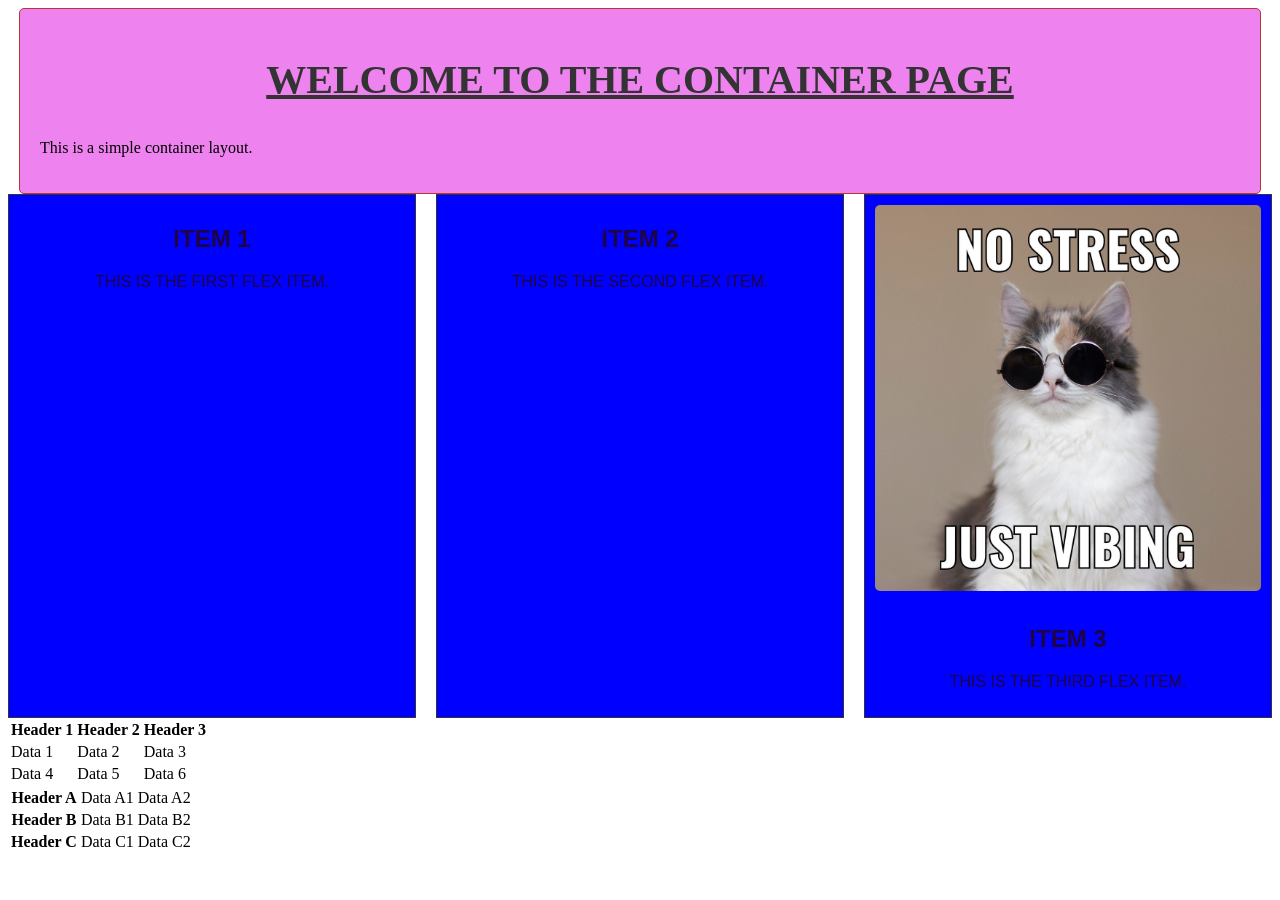
<file: container/index.html>
<!DOCTYPE html>
<html lang="en">

<head>
    <meta charset="UTF-8">
    <meta name="viewport" content="width=device-width, initial-scale=1.0">
    <title>Container</title>
    <link rel="stylesheet" href="style.css">
    <link rel="icon" type="image/x-icon" href="imagess/meme1.jpg">
</head>

<body>
    <background-image src="meme1.jpg" alt="Background Image" class="background-image"> 
    <div class="container">
        <h1>Welcome to the Container Page</h1>
        <p>This is a simple container layout.</p>
    </div>
    <div class="container-flex-parent">
        <div class="flex-item">
            <h2>Item 1</h2>
            <p>This is the first flex item.</p>
        </div>
        <div class="flex-item">
            <h2>Item 2</h2>
            <p>This is the second flex item.</p>
        </div>
        <div class="flex-item">
            <img src="imagess/meme1.jpg" alt="Sample Image" class="container-image">
            <h2>Item 3</h2>
            <p>This is the third flex item.</p>
        </div>
    </div>

    <table>
        <tr>
            <th>Header 1</th>
            <th>Header 2</th>
            <th>Header 3</th>
        </tr>
        <tr>
            <td>Data 1</td>
            <td>Data 2</td>
            <td>Data 3</td>
        </tr>
        <tr>
            <td>Data 4</td>
            <td>Data 5</td>
            <td>Data 6</td>
        </tr>
        </table>
        <table>
        <tr>
            <th>Header A</th>
           <td>Data A1</td>
            <td>Data A2</td>
            </tr>
        <tr>
            <th>Header B</th>   

            <td>Data B1</td>
            <td>Data B2</td>
        </tr>
        <tr>
            <th>Header C</th>
            <td>Data C1</td>
            <td>Data C2</td>
        </tr>
    </table>
    
</body>

</html>
</file>
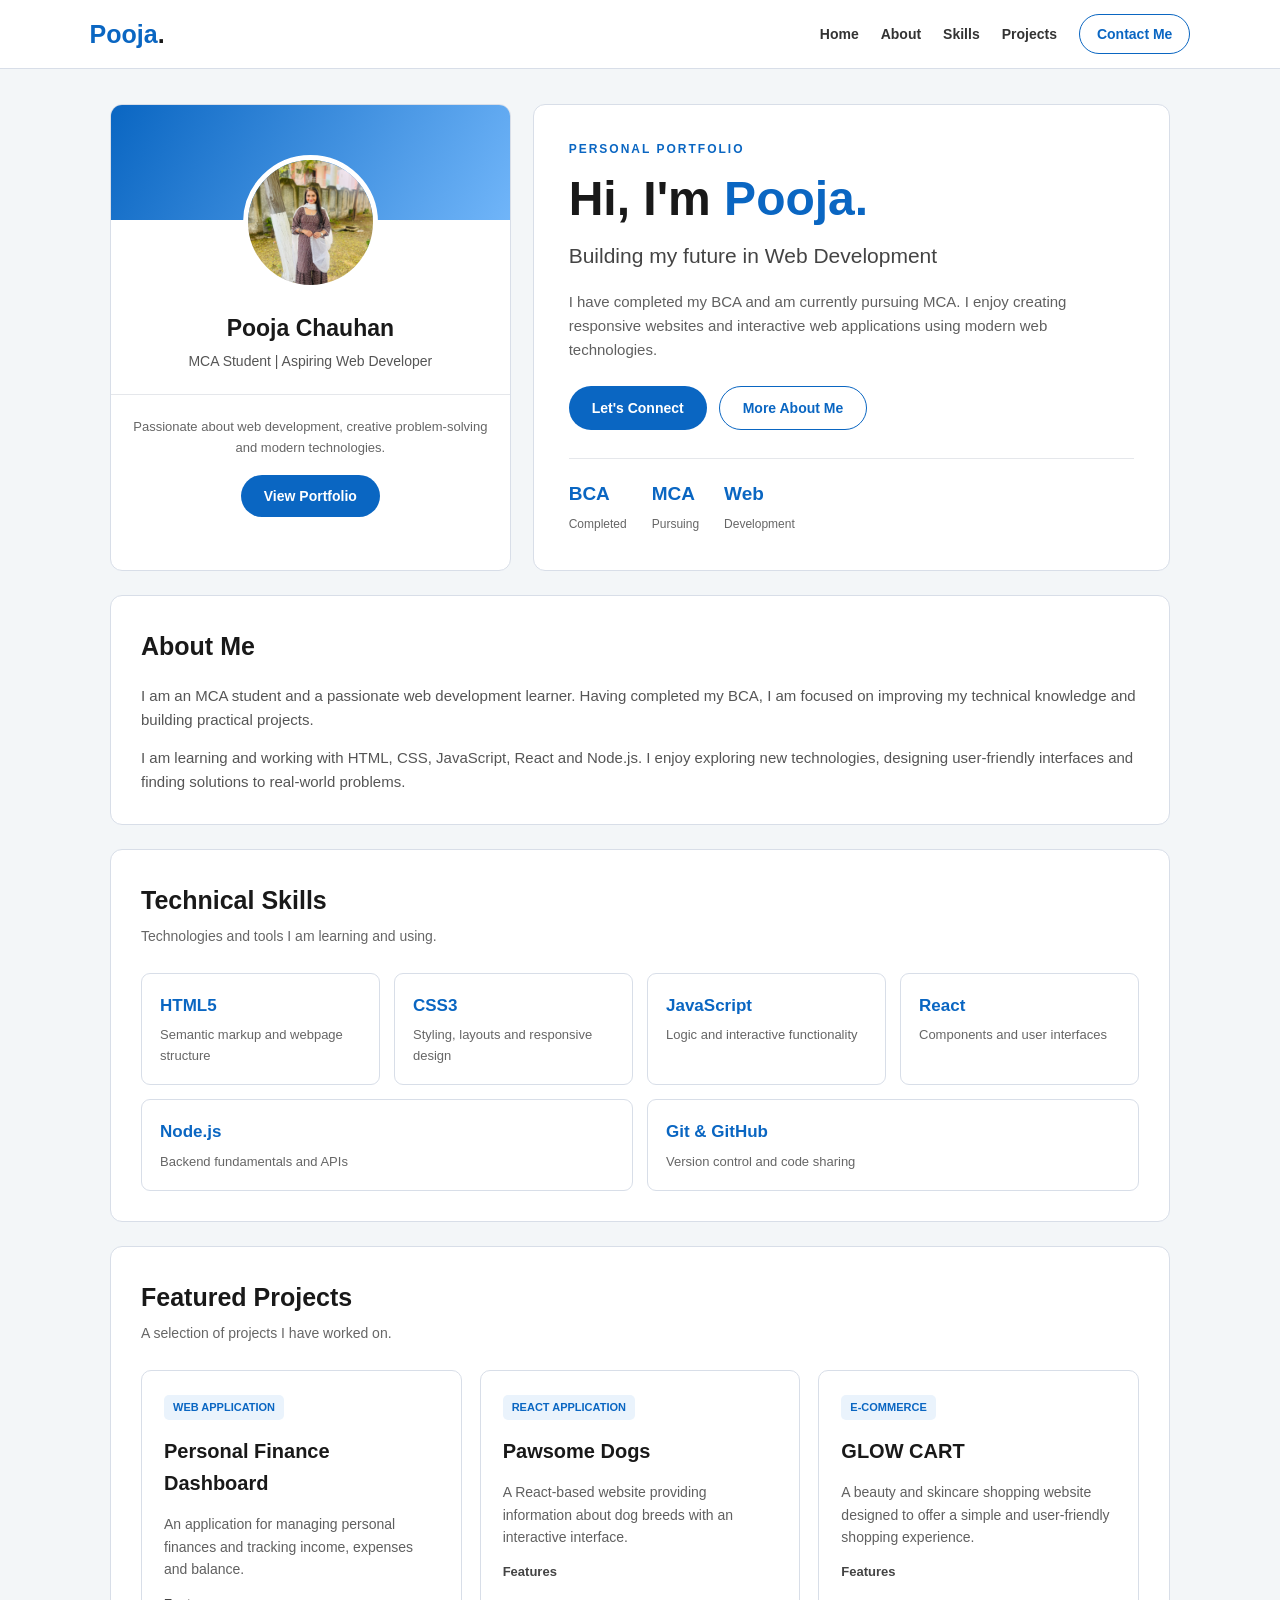
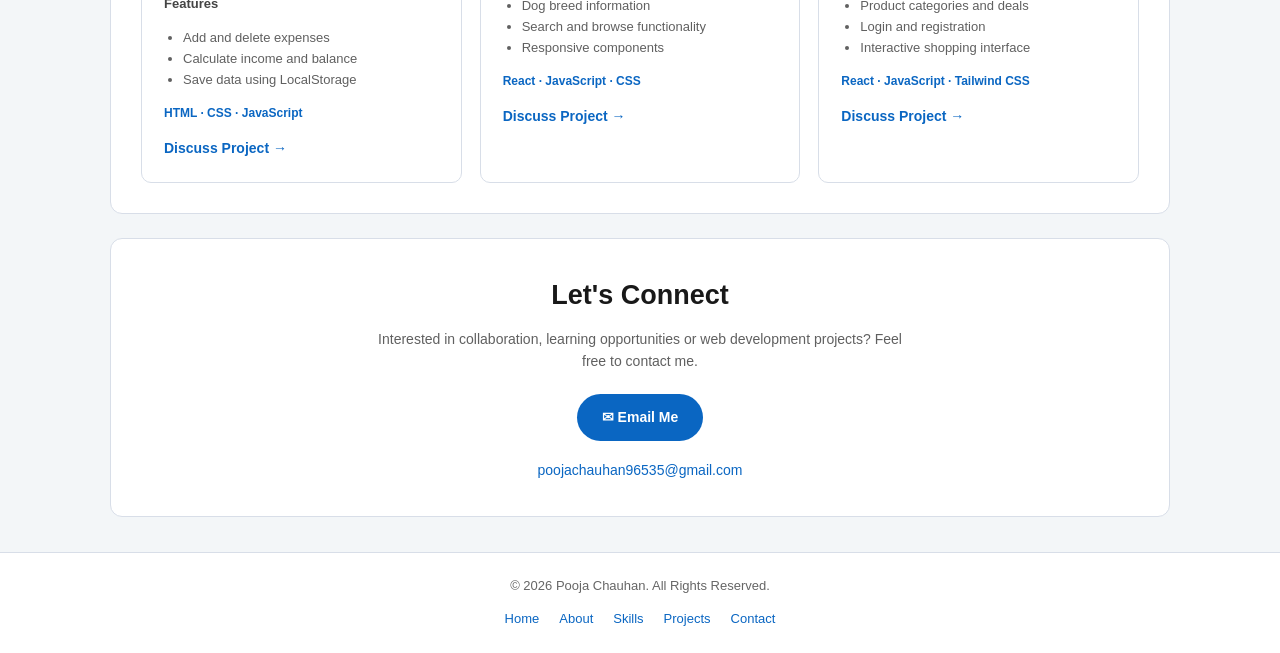
<file: personal profile/index.html>
<!DOCTYPE html>
<html lang="en">
<head>
    <meta charset="UTF-8">
    <meta name="viewport" content="width=device-width, initial-scale=1.0">
    <title>Pooja Chauhan | Web Developer Portfolio</title>
</head>

<body style="margin:0; font-family:Arial, Helvetica, sans-serif; background:#F3F6F8; color:#191919; line-height:1.6;">

<header style="background:#FFFFFF; border-bottom:1px solid #D8DEE8; padding:14px 7%; display:flex; align-items:center; justify-content:space-between; flex-wrap:wrap; gap:16px;">

    <a href="#home" style="text-decoration:none; font-size:25px; font-weight:bold; color:#0A66C2;">
        Pooja<span style="color:#191919;">.</span>
    </a>

    <nav style="display:flex; align-items:center; flex-wrap:wrap; gap:22px;">
        <a href="#home" style="text-decoration:none; color:#333333; font-size:14px; font-weight:bold;">Home</a>
        <a href="#aboutme" style="text-decoration:none; color:#333333; font-size:14px; font-weight:bold;">About</a>
        <a href="#myskills" style="text-decoration:none; color:#333333; font-size:14px; font-weight:bold;">Skills</a>
        <a href="#projects" style="text-decoration:none; color:#333333; font-size:14px; font-weight:bold;">Projects</a>
        <a href="#contact" style="text-decoration:none; color:#0A66C2; border:1px solid #0A66C2; padding:8px 17px; border-radius:22px; font-size:14px; font-weight:bold;">Contact Me</a>
    </nav>

</header>

<main style="max-width:1100px; margin:35px auto; padding:0 20px; box-sizing:border-box;">

    <section id="home" style="display:flex; flex-wrap:wrap; align-items:stretch; gap:22px; margin-bottom:24px;">

        <div style="flex:1 1 280px; min-width:0; background:#FFFFFF; border:1px solid #D8DEE8; border-radius:12px; overflow:hidden; text-align:center; padding-bottom:25px;">

            <div style="height:115px; background:linear-gradient(120deg,#0A66C2,#70B5F9);"></div>

            <img src="images/pooja.jpg" alt="Pooja Chauhan" style="width:125px; height:125px; object-fit:cover; border-radius:50%; border:5px solid #FFFFFF; margin-top:-65px; background:#EAF3FC;">

            <h2 style="font-size:23px; margin:12px 10px 3px; color:#191919;">Pooja Chauhan</h2>

            <p style="margin:0 15px; color:#555555; font-size:14px;">MCA Student | Aspiring Web Developer</p>

            <div style="height:1px; background:#E5E7EB; margin:22px 0;"></div>

            <p style="font-size:13px; color:#666666; margin:0 15px 16px;">
                Passionate about web development, creative problem-solving and modern technologies.
            </p>

            <a href="#projects" style="display:inline-block; background:#0A66C2; color:#FFFFFF; text-decoration:none; padding:10px 23px; border-radius:22px; font-size:14px; font-weight:bold;">
                View Portfolio
            </a>

        </div>

        <div style="flex:2 1 400px; min-width:0; background:#FFFFFF; border:1px solid #D8DEE8; border-radius:12px; padding:35px; box-sizing:border-box; display:flex; flex-direction:column; justify-content:center;">

            <p style="color:#0A66C2; font-size:12px; font-weight:bold; letter-spacing:2px; margin:0 0 10px;">
                PERSONAL PORTFOLIO
            </p>

            <h1 style="font-size:clamp(32px,5vw,48px); line-height:1.2; margin:0 0 12px; color:#191919;">
                Hi, I'm <span style="color:#0A66C2;">Pooja.</span>
            </h1>

            <h2 style="font-size:21px; font-weight:normal; color:#444444; margin:0 0 17px;">
                Building my future in Web Development
            </h2>

            <p style="font-size:15px; color:#606060; margin:0 0 24px;">
                I have completed my BCA and am currently pursuing MCA. I enjoy creating responsive websites and interactive web applications using modern web technologies.
            </p>

            <div style="display:flex; flex-wrap:wrap; gap:12px;">
                <a href="#contact" style="display:inline-block; background:#0A66C2; color:#FFFFFF; text-decoration:none; padding:11px 23px; border-radius:22px; font-weight:bold; font-size:14px;">
                    Let's Connect
                </a>

                <a href="#aboutme" style="display:inline-block; border:1px solid #0A66C2; color:#0A66C2; text-decoration:none; padding:10px 23px; border-radius:22px; font-weight:bold; font-size:14px;">
                    More About Me
                </a>
            </div>

            <div style="display:flex; flex-wrap:wrap; gap:25px; margin-top:28px; border-top:1px solid #E5E7EB; padding-top:20px;">
                <div>
                    <strong style="display:block; color:#0A66C2; font-size:19px;">BCA</strong>
                    <span style="font-size:12px; color:#666666;">Completed</span>
                </div>
                <div>
                    <strong style="display:block; color:#0A66C2; font-size:19px;">MCA</strong>
                    <span style="font-size:12px; color:#666666;">Pursuing</span>
                </div>
                <div>
                    <strong style="display:block; color:#0A66C2; font-size:19px;">Web</strong>
                    <span style="font-size:12px; color:#666666;">Development</span>
                </div>
            </div>

        </div>

    </section>

    <section id="aboutme" style="background:#FFFFFF; border:1px solid #D8DEE8; border-radius:12px; padding:30px; margin-bottom:24px; box-sizing:border-box;">

        <h2 style="font-size:25px; margin:0 0 18px; color:#191919;">About Me</h2>

        <p style="font-size:15px; color:#555555; margin:0 0 14px;">
            I am an MCA student and a passionate web development learner. Having completed my BCA, I am focused on improving my technical knowledge and building practical projects.
        </p>

        <p style="font-size:15px; color:#555555; margin:0;">
            I am learning and working with HTML, CSS, JavaScript, React and Node.js. I enjoy exploring new technologies, designing user-friendly interfaces and finding solutions to real-world problems.
        </p>

    </section>

    <section id="myskills" style="background:#FFFFFF; border:1px solid #D8DEE8; border-radius:12px; padding:30px; margin-bottom:24px; box-sizing:border-box;">

        <h2 style="font-size:25px; margin:0 0 5px; color:#191919;">Technical Skills</h2>

        <p style="font-size:14px; color:#666666; margin:0 0 25px;">Technologies and tools I am learning and using.</p>

        <div style="display:flex; flex-wrap:wrap; gap:14px;">

            <div style="flex:1 1 220px; border:1px solid #D8DEE8; border-radius:9px; padding:18px; box-sizing:border-box;">
                <h3 style="margin:0 0 6px; font-size:17px; color:#0A66C2;">HTML5</h3>
                <p style="margin:0; font-size:13px; color:#666666;">Semantic markup and webpage structure</p>
            </div>

            <div style="flex:1 1 220px; border:1px solid #D8DEE8; border-radius:9px; padding:18px; box-sizing:border-box;">
                <h3 style="margin:0 0 6px; font-size:17px; color:#0A66C2;">CSS3</h3>
                <p style="margin:0; font-size:13px; color:#666666;">Styling, layouts and responsive design</p>
            </div>

            <div style="flex:1 1 220px; border:1px solid #D8DEE8; border-radius:9px; padding:18px; box-sizing:border-box;">
                <h3 style="margin:0 0 6px; font-size:17px; color:#0A66C2;">JavaScript</h3>
                <p style="margin:0; font-size:13px; color:#666666;">Logic and interactive functionality</p>
            </div>

            <div style="flex:1 1 220px; border:1px solid #D8DEE8; border-radius:9px; padding:18px; box-sizing:border-box;">
                <h3 style="margin:0 0 6px; font-size:17px; color:#0A66C2;">React</h3>
                <p style="margin:0; font-size:13px; color:#666666;">Components and user interfaces</p>
            </div>

            <div style="flex:1 1 220px; border:1px solid #D8DEE8; border-radius:9px; padding:18px; box-sizing:border-box;">
                <h3 style="margin:0 0 6px; font-size:17px; color:#0A66C2;">Node.js</h3>
                <p style="margin:0; font-size:13px; color:#666666;">Backend fundamentals and APIs</p>
            </div>

            <div style="flex:1 1 220px; border:1px solid #D8DEE8; border-radius:9px; padding:18px; box-sizing:border-box;">
                <h3 style="margin:0 0 6px; font-size:17px; color:#0A66C2;">Git &amp; GitHub</h3>
                <p style="margin:0; font-size:13px; color:#666666;">Version control and code sharing</p>
            </div>

        </div>

    </section>

    <section id="projects" style="background:#FFFFFF; border:1px solid #D8DEE8; border-radius:12px; padding:30px; margin-bottom:24px; box-sizing:border-box;">

        <h2 style="font-size:25px; margin:0 0 5px; color:#191919;">Featured Projects</h2>

        <p style="font-size:14px; color:#666666; margin:0 0 25px;">A selection of projects I have worked on.</p>

        <div style="display:flex; flex-wrap:wrap; gap:18px; align-items:stretch;">

            <article style="flex:1 1 270px; min-width:0; border:1px solid #D8DEE8; border-radius:10px; padding:22px; box-sizing:border-box;">
                <span style="display:inline-block; color:#0A66C2; background:#EAF3FC; border-radius:5px; padding:4px 9px; font-size:11px; font-weight:bold;">WEB APPLICATION</span>
                <h3 style="font-size:20px; margin:15px 0 9px;">Personal Finance Dashboard</h3>
                <p style="font-size:14px; color:#606060;">An application for managing personal finances and tracking income, expenses and balance.</p>
                <p style="font-size:13px; color:#444444;"><strong>Features</strong></p>
                <ul style="font-size:13px; color:#606060; padding-left:19px;">
                    <li>Add and delete expenses</li>
                    <li>Calculate income and balance</li>
                    <li>Save data using LocalStorage</li>
                </ul>
                <p style="font-size:12px; color:#0A66C2; font-weight:bold;">HTML · CSS · JavaScript</p>
                <a href="#contact" style="color:#0A66C2; font-size:14px; font-weight:bold; text-decoration:none;">Discuss Project →</a>
            </article>

            <article style="flex:1 1 270px; min-width:0; border:1px solid #D8DEE8; border-radius:10px; padding:22px; box-sizing:border-box;">
                <span style="display:inline-block; color:#0A66C2; background:#EAF3FC; border-radius:5px; padding:4px 9px; font-size:11px; font-weight:bold;">REACT APPLICATION</span>
                <h3 style="font-size:20px; margin:15px 0 9px;">Pawsome Dogs</h3>
                <p style="font-size:14px; color:#606060;">A React-based website providing information about dog breeds with an interactive interface.</p>
                <p style="font-size:13px; color:#444444;"><strong>Features</strong></p>
                <ul style="font-size:13px; color:#606060; padding-left:19px;">
                    <li>Dog breed information</li>
                    <li>Search and browse functionality</li>
                    <li>Responsive components</li>
                </ul>
                <p style="font-size:12px; color:#0A66C2; font-weight:bold;">React · JavaScript · CSS</p>
                <a href="#contact" style="color:#0A66C2; font-size:14px; font-weight:bold; text-decoration:none;">Discuss Project →</a>
            </article>

            <article style="flex:1 1 270px; min-width:0; border:1px solid #D8DEE8; border-radius:10px; padding:22px; box-sizing:border-box;">
                <span style="display:inline-block; color:#0A66C2; background:#EAF3FC; border-radius:5px; padding:4px 9px; font-size:11px; font-weight:bold;">E-COMMERCE</span>
                <h3 style="font-size:20px; margin:15px 0 9px;">GLOW CART</h3>
                <p style="font-size:14px; color:#606060;">A beauty and skincare shopping website designed to offer a simple and user-friendly shopping experience.</p>
                <p style="font-size:13px; color:#444444;"><strong>Features</strong></p>
                <ul style="font-size:13px; color:#606060; padding-left:19px;">
                    <li>Product categories and deals</li>
                    <li>Login and registration</li>
                    <li>Interactive shopping interface</li>
                </ul>
                <p style="font-size:12px; color:#0A66C2; font-weight:bold;">React · JavaScript · Tailwind CSS</p>
                <a href="#contact" style="color:#0A66C2; font-size:14px; font-weight:bold; text-decoration:none;">Discuss Project →</a>
            </article>

        </div>

    </section>

    <section id="contact" style="background:#FFFFFF; border:1px solid #D8DEE8; border-radius:12px; padding:35px 25px; margin-bottom:24px; text-align:center; box-sizing:border-box;">

        <h2 style="font-size:27px; margin:0 0 10px;">Let's Connect</h2>

        <p style="font-size:14px; color:#606060; max-width:550px; margin:0 auto 22px;">
            Interested in collaboration, learning opportunities or web development projects? Feel free to contact me.
        </p>

        <a href="mailto:poojachauhan96535@gmail.com" style="display:inline-block; background:#0A66C2; color:#FFFFFF; text-decoration:none; padding:12px 25px; border-radius:25px; font-weight:bold; font-size:14px;">
            ✉ Email Me
        </a>

        <p style="font-size:14px; margin:18px 0 0; overflow-wrap:anywhere;">
            <a href="mailto:poojachauhan96535@gmail.com" style="color:#0A66C2; text-decoration:none;">poojachauhan96535@gmail.com</a>
        </p>

    </section>

</main>

<footer style="background:#FFFFFF; border-top:1px solid #D8DEE8; padding:23px 7%; text-align:center;">

    <p style="font-size:13px; color:#666666; margin:0 0 12px;">© 2026 Pooja Chauhan. All Rights Reserved.</p>

    <nav style="display:flex; justify-content:center; flex-wrap:wrap; gap:20px;">
        <a href="#home" style="color:#0A66C2; font-size:13px; text-decoration:none;">Home</a>
        <a href="#aboutme" style="color:#0A66C2; font-size:13px; text-decoration:none;">About</a>
        <a href="#myskills" style="color:#0A66C2; font-size:13px; text-decoration:none;">Skills</a>
        <a href="#projects" style="color:#0A66C2; font-size:13px; text-decoration:none;">Projects</a>
        <a href="#contact" style="color:#0A66C2; font-size:13px; text-decoration:none;">Contact</a>
    </nav>

</footer>

</body>
</html>
</file>
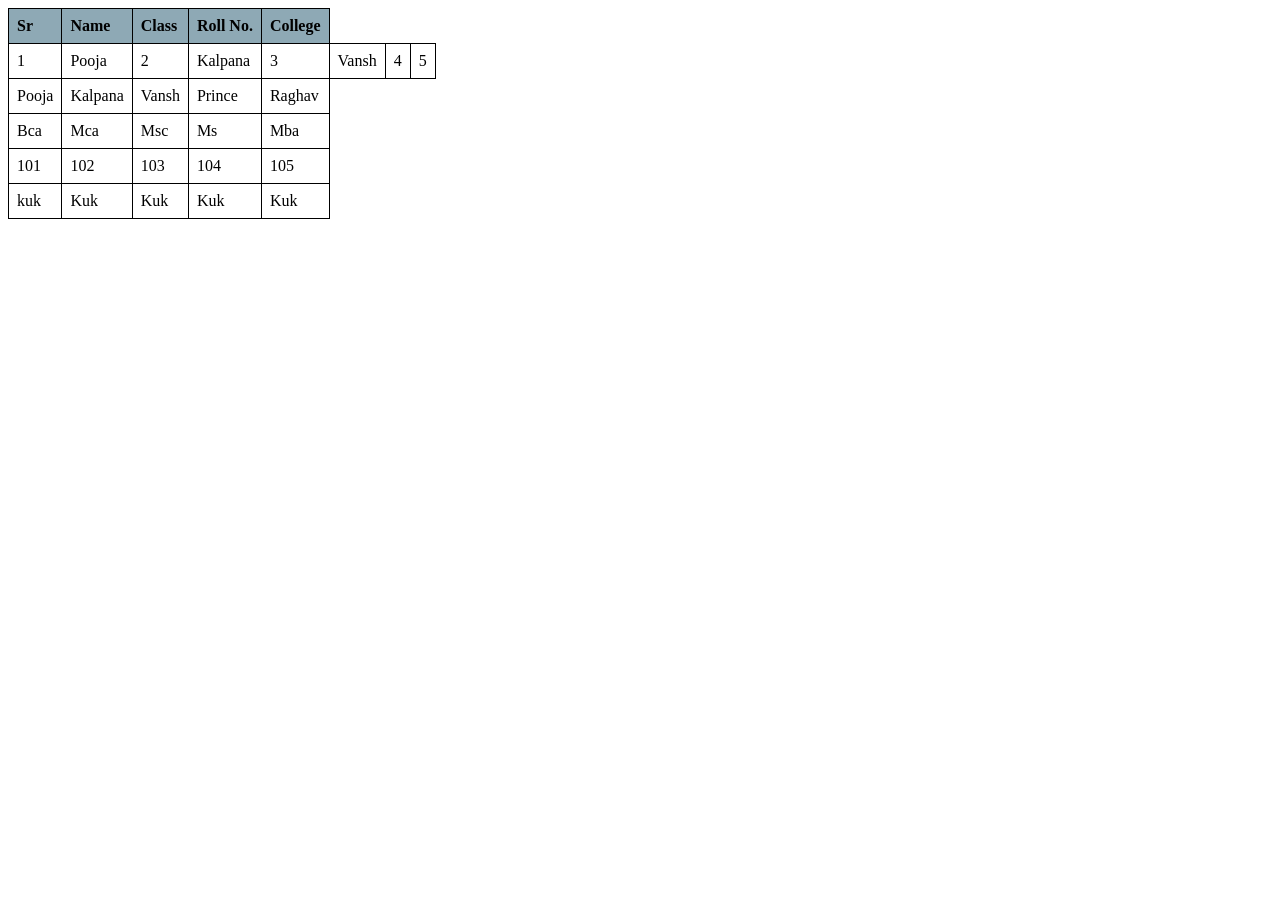
<file: table/table.html>
<!DOCTYPE html>
<html lang="en">
    <header>
        <title>Table</title>
        <link rel="stylesheet" href="style.css">
    </header>
    <body>
        <table>
            <tr>
                <th>Sr</th>
                <th>Name</th>
                <th>Class</th>
                  <th>Roll No.</th>
                    <th>College</th>
            </tr>
            <tr>
                <td>1</td>
                <td>Pooja</td>
                <td>2</td>
                <td>Kalpana</td>

                <td>3</td>
                <td>Vansh</td>
                <td>4</td>
                
                <td>5</td>
            </tr>
            <tr>
                <td>Pooja</td>
                <td>Kalpana</td>
                <td>Vansh</td>
                <td>Prince</td>
                <td>Raghav</td>
            </tr>
             <tr>
                <td>Bca</td>
                <td>Mca</td>
                <td>Msc</td>
                <td>Ms</td>
                <td>Mba</td>
            </tr>
                 <tr>
                <td>101</td>
                <td>102</td>
                <td>103</td>
                <td>104</td>
                <td>105</td>
            </tr>
              
                 <tr>
                <td>kuk</td>
                <td>Kuk</td>
                <td>Kuk</td>
                <td>Kuk</td>
                <td>Kuk</td>
            </tr>
        </table>
    </body>
</html>
</file>
<file: container/style.css>
.container {
    display: flex;
    flex : space-between;
    background-color: violet ;
    border: 1px solid #b43636;
    border-radius: 5px;
    flex-direction: column;
    width: 100%;
    max-width: 1200px;
    margin: 0 auto;
    padding: 20px;
    image-rendering: auto;
}
.container h1 {
    text-align: center;
    text-transform: uppercase;
    text-decoration: underline;
    justify-content: center;
    color: #333;
    font-size: 2.5rem;
    margin-bottom: 20px;
}
.container-flex-parent {
    display: flex;
    flex-wrap: wrap;
    flex-direction: row;
    vertical-align: middle;
    font: 1em sans-serif;   
    order: 1px solid red;
    gap: 20px;
}
  
.flex-item {
    flex: 3;
    text-align: center;
    /* height: 200px; */
    width: 600px;
    text-transform: uppercase;
    background-color:blue;
    border: #333 1px solid ;
    color: rgb(30, 4, 71);    
    padding: 10px;
    width: 100%;
    flex-direction: row-reverse;
}  

.flex-item img {
    width: 100%;
    height: auto;
    border-radius: 5px;
    margin-bottom: 10px;
}
</file>
<file: table/style.css>
table{
    border-collapse: collapse;

}
td,th{
    border: 1px solid black;
    padding: 8px;
    text-align: left;
}
th{
    background-color: #39687e91;
}
</file>
